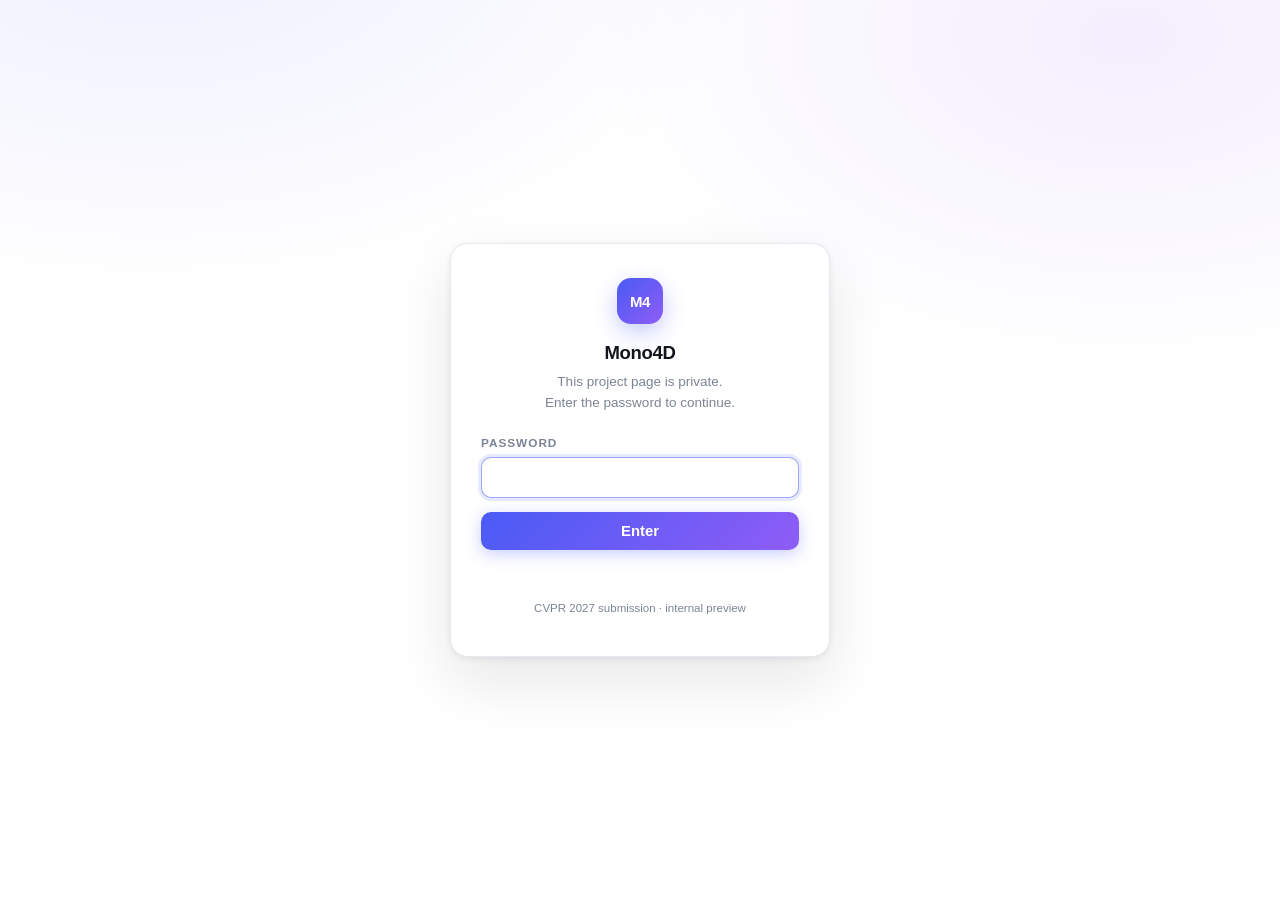
<file: index.html>
<!DOCTYPE html>
<html lang="en">
<head>
<meta charset="utf-8">
<meta name="viewport" content="width=device-width, initial-scale=1">
<title>Mono4D — Protected</title>
<meta name="robots" content="noindex, nofollow">
<link rel="icon" href="data:image/svg+xml,%3Csvg xmlns='http://www.w3.org/2000/svg' viewBox='0 0 32 32'%3E%3Crect width='32' height='32' rx='8' fill='%234a5bf5'/%3E%3Ctext x='16' y='22' font-family='Arial' font-size='15' font-weight='bold' fill='white' text-anchor='middle'%3EM4%3C/text%3E%3C/svg%3E">
<style>
  :root {
    --accent: #4a5bf5;
    --accent-2: #8f5cf6;
    --ink: #12151c;
    --ink-soft: #444b59;
    --ink-mute: #7b8496;
    --line: #e6e9f0;
    --font: "Inter", -apple-system, BlinkMacSystemFont, "Segoe UI", "Helvetica Neue",
            "PingFang SC", "Hiragino Sans GB", "Microsoft YaHei", Arial, sans-serif;
  }
  * { box-sizing: border-box; }
  html, body { height: 100%; }
  body {
    margin: 0; font-family: var(--font); color: var(--ink);
    background:
      radial-gradient(1000px 620px at 12% -10%, rgba(74,91,245,.10), transparent 62%),
      radial-gradient(900px 560px at 88% 4%, rgba(143,92,246,.10), transparent 60%),
      #fff;
    display: grid; place-items: center; padding: 24px;
  }
  .card {
    width: 100%; max-width: 380px; background: #fff;
    border: 1px solid var(--line); border-radius: 18px;
    box-shadow: 0 2px 6px rgba(18,21,28,.07), 0 24px 60px rgba(18,21,28,.10);
    padding: 34px 30px 30px; text-align: center;
  }
  .mark {
    width: 46px; height: 46px; border-radius: 14px; margin: 0 auto 18px;
    background: linear-gradient(135deg, var(--accent), var(--accent-2));
    display: grid; place-items: center; color: #fff;
    font-weight: 800; font-size: 15px; letter-spacing: -.02em;
    box-shadow: 0 8px 22px rgba(74,91,245,.30);
  }
  h1 { margin: 0 0 8px; font-size: 1.16rem; letter-spacing: -.02em; font-weight: 750; }
  p.sub { margin: 0 0 22px; font-size: .845rem; color: var(--ink-mute); line-height: 1.55; }
  label { display: block; text-align: left; font-size: .74rem; font-weight: 700;
          letter-spacing: .08em; text-transform: uppercase; color: var(--ink-mute); margin-bottom: 7px; }
  input[type="password"] {
    width: 100%; padding: 11px 13px; font-size: .95rem; font-family: inherit;
    color: var(--ink); background: #fbfcfe;
    border: 1px solid var(--line); border-radius: 10px; outline: none;
    transition: border-color .18s, box-shadow .18s, background .18s;
  }
  input[type="password"]:focus {
    border-color: rgba(74,91,245,.55); background: #fff;
    box-shadow: 0 0 0 3px rgba(74,91,245,.13);
  }
  button {
    width: 100%; margin-top: 14px; padding: 11px 16px;
    font-family: inherit; font-size: .93rem; font-weight: 650; color: #fff;
    background: linear-gradient(135deg, var(--accent), var(--accent-2));
    border: 0; border-radius: 10px; cursor: pointer;
    box-shadow: 0 4px 16px rgba(74,91,245,.30);
    transition: transform .15s, box-shadow .2s, opacity .2s;
  }
  button:hover { box-shadow: 0 8px 24px rgba(74,91,245,.38); }
  button:active { transform: translateY(1px); }
  button[disabled] { opacity: .6; cursor: default; transform: none; }
  .err {
    min-height: 18px; margin: 12px 0 0; font-size: .8rem; font-weight: 600;
    color: #c0392b; text-align: left;
  }
  .foot { margin-top: 22px; font-size: .72rem; color: var(--ink-mute); }
</style>
</head>
<body>
  <form class="card" id="gate" autocomplete="off">
    <div class="mark">M4</div>
    <h1>Mono4D</h1>
    <p class="sub">This project page is private.<br>Enter the password to continue.</p>
    <label for="pw">Password</label>
    <input type="password" id="pw" name="pw" autofocus autocomplete="current-password"
           spellcheck="false" aria-describedby="err">
    <button type="submit" id="go">Enter</button>
    <p class="err" id="err" role="alert"></p>
    <p class="foot">CVPR 2027 submission · internal preview</p>
  </form>

<script>
(function () {
  'use strict';

  /* SHA-256 of the accepted password. The plaintext never appears in this file. */
  var DIGEST = 'fa449ba0a0a50997cdff81fb4a1b43a411cb1fab568c3f2267ded6ec4bd49304';
  var KEY = 'mono4d.unlocked';

  var form = document.getElementById('gate');
  var input = document.getElementById('pw');
  var button = document.getElementById('go');
  var errBox = document.getElementById('err');

  function toHex(buffer) {
    var bytes = new Uint8Array(buffer), out = '';
    for (var i = 0; i < bytes.length; i++) {
      out += (bytes[i] < 16 ? '0' : '') + bytes[i].toString(16);
    }
    return out;
  }

  function sha256(text) {
    var data = new TextEncoder().encode(text);
    return crypto.subtle.digest('SHA-256', data).then(toHex);
  }

  function unlock() {
    try { sessionStorage.setItem(KEY, '1'); } catch (e) {}
    document.documentElement.style.visibility = 'hidden';
    location.replace('page.html');
  }

  try {
    if (sessionStorage.getItem(KEY) === '1') { unlock(); return; }
  } catch (e) {}

  form.addEventListener('submit', function (event) {
    event.preventDefault();
    var value = input.value;
    if (!value) return;

    button.disabled = true;
    errBox.textContent = '';

    sha256(value).then(function (digest) {
      if (digest === DIGEST) {
        unlock();
      } else {
        button.disabled = false;
        errBox.textContent = 'Incorrect password.';
        input.select();
      }
    }).catch(function () {
      button.disabled = false;
      errBox.textContent = 'This browser cannot verify the password. Please use a modern browser.';
    });
  });
})();
</script>
</body>
</html>
</file>
<file: assets/css/style.css>
/* ============================================================
   Mono4D — Project Page
   ============================================================ */

:root {
  --ink:        #12151c;
  --ink-soft:   #444b59;
  --ink-mute:   #7b8496;
  --line:       #e6e9f0;
  --bg:         #ffffff;
  --bg-alt:     #f7f8fb;
  --accent:     #4a5bf5;
  --accent-2:   #8f5cf6;
  --accent-3:   #16b0a4;
  --shadow-sm:  0 1px 2px rgba(18,21,28,.06), 0 4px 14px rgba(18,21,28,.05);
  --shadow-md:  0 2px 6px rgba(18,21,28,.07), 0 14px 40px rgba(18,21,28,.09);
  --shadow-lg:  0 8px 24px rgba(18,21,28,.10), 0 30px 80px rgba(18,21,28,.13);
  --radius:     16px;
  --radius-sm:  10px;
  --maxw:       1120px;
  --nav-h:      60px;
  --font:       "Inter", -apple-system, BlinkMacSystemFont, "Segoe UI", "Helvetica Neue",
                "PingFang SC", "Hiragino Sans GB", "Microsoft YaHei", Arial, sans-serif;
  --mono:       ui-monospace, SFMono-Regular, Menlo, Consolas, monospace;
}

*, *::before, *::after { box-sizing: border-box; }

html { scroll-behavior: smooth; scroll-padding-top: calc(var(--nav-h) + 16px); -webkit-text-size-adjust: 100%; }

body {
  margin: 0;
  font-family: var(--font);
  color: var(--ink);
  background: var(--bg);
  line-height: 1.65;
  font-size: 16px;
  -webkit-font-smoothing: antialiased;
  text-rendering: optimizeLegibility;
}

img, video { display: block; max-width: 100%; }

a { color: var(--accent); text-decoration: none; }
a:hover { text-decoration: underline; }

.wrap { width: 100%; max-width: var(--maxw); margin: 0 auto; padding: 0 24px; }

/* ---------------- nav ---------------- */
.nav {
  position: sticky; top: 0; z-index: 100;
  height: var(--nav-h);
  display: flex; align-items: center;
  background: rgba(255,255,255,.82);
  -webkit-backdrop-filter: saturate(180%) blur(16px);
  backdrop-filter: saturate(180%) blur(16px);
  border-bottom: 1px solid transparent;
  transition: border-color .25s ease, box-shadow .25s ease;
}
.nav.is-stuck { border-bottom-color: var(--line); box-shadow: 0 1px 12px rgba(18,21,28,.05); }
.nav .wrap { display: flex; align-items: center; gap: 20px; justify-content: space-between; }

.brand {
  display: flex; align-items: center; gap: 10px;
  font-weight: 750; letter-spacing: -.025em; font-size: 1.02rem; color: var(--ink);
}
.brand:hover { text-decoration: none; }

.nav-links { display: flex; align-items: center; gap: 2px; }
.nav-links a {
  color: var(--ink-soft); font-size: .875rem; font-weight: 550;
  padding: 7px 11px; border-radius: 8px; transition: background .18s, color .18s;
}
.nav-links a:hover { background: var(--bg-alt); color: var(--ink); text-decoration: none; }
.nav-links a.is-active { color: var(--accent); background: rgba(74,91,245,.08); }

.nav-toggle {
  display: none; border: 1px solid var(--line); background: #fff; cursor: pointer;
  width: 38px; height: 38px; border-radius: 9px; color: var(--ink);
  align-items: center; justify-content: center;
}

/* ---------------- hero ---------------- */
.hero { padding: 58px 0 8px; text-align: center; position: relative; overflow: hidden; }
.hero::before {
  content: ""; position: absolute; inset: -40% -10% auto -10%; height: 520px; z-index: -1;
  background:
    radial-gradient(46% 60% at 22% 30%, rgba(74,91,245,.11), transparent 70%),
    radial-gradient(42% 56% at 78% 18%, rgba(143,92,246,.11), transparent 70%),
    radial-gradient(40% 50% at 52% 78%, rgba(22,176,164,.09), transparent 72%);
  filter: blur(6px);
}

.venue {
  display: inline-flex; align-items: center; gap: 8px;
  font-size: .76rem; font-weight: 700; letter-spacing: .11em; text-transform: uppercase;
  color: var(--accent);
  background: #fff; border: 1px solid rgba(74,91,245,.22);
  padding: 6px 14px; border-radius: 999px; margin-bottom: 24px;
  box-shadow: var(--shadow-sm);
}
.venue .dot { width: 6px; height: 6px; border-radius: 50%; background: var(--accent-3); }

.hero h1 {
  margin: 0 auto 14px; max-width: 950px;
  font-size: clamp(1.9rem, 4.1vw, 3.05rem);
  line-height: 1.14; letter-spacing: -.035em; font-weight: 800;
}
.hero h1 .grad {
  background: linear-gradient(96deg, var(--accent) 0%, var(--accent-2) 52%, var(--accent-3) 100%);
  -webkit-background-clip: text; background-clip: text; color: transparent;
}
.hero .subtitle {
  max-width: 720px; margin: 0 auto 26px;
  font-size: clamp(.98rem, 1.5vw, 1.1rem); color: var(--ink-soft); font-weight: 450;
}

.authors { display: flex; flex-wrap: wrap; justify-content: center; gap: 0 4px; max-width: 900px; margin: 0 auto 6px; }
.authors span { font-size: .98rem; color: var(--ink); white-space: nowrap; }
@media (max-width: 640px) { .authors span { font-size: .9rem; } }
.authors span:not(:last-child)::after { content: ","; color: var(--ink-mute); }
.authors sup { color: var(--accent); font-size: .62em; font-weight: 700; }

.affils {
  display: flex; flex-wrap: wrap; justify-content: center; gap: 4px 18px;
  font-size: .87rem; color: var(--ink-mute); margin: 10px auto 4px; max-width: 860px;
}
.affils span { white-space: nowrap; max-width: 100%; }
@media (max-width: 640px) { .affils span { white-space: normal; text-align: center; } }
.affils sup { color: var(--accent); font-weight: 700; }
.note { font-size: .8rem; color: var(--ink-mute); margin: 8px 0 0; }

.cta { display: flex; flex-wrap: wrap; gap: 12px; justify-content: center; margin: 30px 0 0; }
.btn {
  display: inline-flex; align-items: center; gap: 9px;
  padding: 11px 20px; border-radius: 11px;
  font-size: .9rem; font-weight: 620; letter-spacing: -.01em;
  border: 1px solid var(--line); background: #fff; color: var(--ink);
  box-shadow: var(--shadow-sm);
  transition: transform .16s ease, box-shadow .2s ease, background .2s, border-color .2s;
}
.btn:hover { text-decoration: none; transform: translateY(-2px); box-shadow: var(--shadow-md); }
.btn:active { transform: translateY(0); }
.btn svg { width: 17px; height: 17px; flex: 0 0 auto; }
.btn-primary {
  background: linear-gradient(135deg, var(--accent), var(--accent-2));
  color: #fff; border-color: transparent;
  box-shadow: 0 4px 16px rgba(74,91,245,.32);
}
.btn-primary:hover { box-shadow: 0 8px 26px rgba(74,91,245,.4); }
.btn[aria-disabled="true"] { opacity: .55; cursor: not-allowed; box-shadow: var(--shadow-sm); transform: none; }

/* ---------------- sections ---------------- */
section { padding: 62px 0; }
section.tight { padding: 42px 0; }
section.alt { background: var(--bg-alt); }

.sec-head { text-align: center; margin: 0 auto 32px; max-width: 840px; }
.sec-kicker {
  font-size: clamp(1.42rem, 2.6vw, 1.95rem); font-weight: 780; letter-spacing: -.028em;
  line-height: 1.22; color: var(--ink); margin: 0 0 10px;
}
h2 {
  margin: 0 0 10px; font-size: clamp(1.42rem, 2.6vw, 1.95rem);
  letter-spacing: -.028em; line-height: 1.22; font-weight: 780;
}
.sec-head .sec-subtitle {
  margin: 0 0 10px; font-size: 1.02rem; font-weight: 600;
  letter-spacing: -.01em; color: var(--ink-soft); line-height: 1.35;
}
.sec-sub { margin: 0 auto; color: var(--ink-soft); font-size: .96rem; max-width: 660px; text-wrap: pretty; }

h3 { font-size: 1.1rem; letter-spacing: -.018em; margin: 0 0 6px; font-weight: 700; }

/* ---------------- figure card ---------------- */
figure { margin: 0; }
.fig-card {
  background: #fff; border: 1px solid var(--line); border-radius: var(--radius);
  overflow: hidden; box-shadow: var(--shadow-sm);
}
.fig-card img { width: 100%; height: auto; cursor: zoom-in; }

figcaption {
  font-size: .875rem; color: var(--ink-soft); line-height: 1.6;
  padding: 16px 20px 18px; text-align: left;
}
figcaption b, figcaption strong { color: var(--ink); font-weight: 680; }


/* ---------------- abstract ---------------- */
.abstract-box {
  max-width: 900px; margin: 0 auto;
  font-size: 1.02rem; line-height: 1.82; color: var(--ink-soft);
  text-align: justify; hyphens: auto;
}
.abstract-box p { margin: 0 0 1em; }
.abstract-box p:last-child { margin-bottom: 0; }
.abstract-box strong { color: var(--ink); font-weight: 680; }

/* ---------------- tables ---------------- */
.table-wrap {
  overflow-x: auto; border: 1px solid var(--line); border-radius: var(--radius);
  background: #fff; box-shadow: var(--shadow-sm); -webkit-overflow-scrolling: touch;
}
table { border-collapse: collapse; width: 100%; font-size: .86rem; min-width: 560px; }
thead th {
  font-weight: 680; color: var(--ink); background: var(--bg-alt);
  padding: 11px 12px; text-align: center; white-space: nowrap;
  border-bottom: 1px solid var(--line);
}
/* Only the actual first column is left-aligned. Using `thead th:first-child`
   also matched the metric heading that opens the second header row (PSNR),
   which left it misaligned against its own centred numbers. */
thead tr:first-child th:first-child, tbody td:first-child { text-align: left; }
thead tr.grp th { font-size: .8rem; letter-spacing: .02em; }
tbody td {
  padding: 9px 12px; text-align: center; border-bottom: 1px solid #f0f2f7;
  font-variant-numeric: tabular-nums; font-feature-settings: "tnum" 1;
  color: var(--ink-soft); white-space: nowrap;
}
tbody td:first-child { color: var(--ink); font-weight: 550; }
tbody tr:last-child td { border-bottom: none; }
tbody tr.sep td { border-top: 1px solid var(--line); }
tbody tr.ours td { background: rgba(74,91,245,.045); color: var(--ink); }
tbody tr.ours td:first-child { color: var(--accent); font-weight: 620; }
/* Highlighted numbers keep the same weight as the rest: bold glyphs are wider, which
   breaks the vertical alignment of the decimal point inside a column. */
.best, .second { font-variant-numeric: tabular-nums; font-feature-settings: "tnum" 1; }
.best { background: #d8f2e0; color: #14663a; border-radius: 5px; }
.second { background: #fdf0cc; color: #7a5a06; border-radius: 5px; }
td .best, td .second { display: inline-block; padding: 1px 6px; }
caption, .tbl-cap {
  caption-side: top; text-align: left; font-size: .875rem; color: var(--ink-soft);
  padding: 0 0 12px; line-height: 1.6;
}
.tbl-cap b { color: var(--ink); font-weight: 680; }

/* table + caption wrapper: caption sits above the scroll area so it never
   widens the page on narrow screens */
.tbl { min-width: 0; }
.tbl > .tbl-cap { padding: 0 0 12px; margin: 0; }
.tbl > .table-wrap { overflow-x: auto; }
.legend { display: flex; gap: 16px; font-size: .78rem; color: var(--ink-mute); padding: 10px 14px 0; align-items: center; flex-wrap: wrap; }
.legend i { display: inline-block; width: 12px; height: 12px; border-radius: 3px; margin-right: 5px; vertical-align: -1px; }

/* ---------------- demo gallery: stage + thumbnails ---------------- */
.dg { margin-top: 30px; }

/* the stage: one clip at a time, never cropped */
.dg-stage {
  position: relative; border-radius: var(--radius); overflow: hidden;
  border: 1px solid var(--line); background: #0c0f16;
  box-shadow: var(--shadow-md);
}
.dg-stage video {
  display: block; width: 100%; max-height: min(72vh, 620px);
  object-fit: contain; background: #0c0f16; cursor: zoom-in;
}
.dg-stage .dg-open {
  position: absolute; inset: 0; border: 0; padding: 0; margin: 0;
  background: transparent; cursor: zoom-in;
}

.dg-meta {
  display: flex; align-items: center; justify-content: space-between;
  gap: 14px; flex-wrap: wrap; margin-top: 12px;
}
.dg-caption { margin: 0; font-size: .82rem; color: var(--ink-mute); }
.dg-counter {
  font-size: .78rem; font-weight: 650; color: var(--ink-soft);
  font-variant-numeric: tabular-nums;
}

/* thumbnail sheet */
.dg-tabs { display: flex; flex-wrap: wrap; gap: 8px; justify-content: center; margin: 26px 0 18px; }
.dg-tab {
  border: 1px solid var(--line); background: #fff; color: var(--ink-soft);
  padding: 8px 18px; border-radius: 999px; font: inherit; font-size: .86rem;
  font-weight: 620; cursor: pointer; transition: all .18s ease;
}
.dg-tab:hover { border-color: rgba(74,91,245,.45); color: var(--accent); }
.dg-tab[aria-selected="true"] {
  background: linear-gradient(135deg, var(--accent), var(--accent-2));
  color: #fff; border-color: transparent;
  box-shadow: 0 3px 14px rgba(74,91,245,.3);
}

.dg-panel { display: none; }
.dg-panel.is-active { display: block; }

.dg-thumbs {
  display: grid; gap: 14px; margin: 0; padding: 0; list-style: none;
  grid-template-columns: repeat(auto-fill, minmax(148px, 1fr));
}
.dg-thumbs li { min-width: 0; }
.dg-thumb {
  display: block; width: 100%; padding: 0; border: 2px solid transparent;
  border-radius: 10px; background: #fff; cursor: pointer; overflow: hidden;
  transition: transform .16s ease, border-color .16s ease, box-shadow .2s ease;
  box-shadow: var(--shadow-sm);
}
/* a uniform tile shape keeps the sheet tidy; the stage shows the full frame */
.dg-thumb img { display: block; width: 100%; aspect-ratio: 4 / 3; object-fit: cover; object-position: center; }
/* wide comparison sheets get larger tiles so their panels stay readable */
.dg-thumbs[data-group="cmp"] { grid-template-columns: repeat(auto-fill, minmax(250px, 1fr)); }
.dg-thumbs[data-group="cmp"] .dg-thumb img { aspect-ratio: 16 / 7; }
.dg-thumb:hover { transform: translateY(-2px); border-color: rgba(74,91,245,.45); }
.dg-thumb[aria-pressed="true"] {
  border-color: var(--accent); box-shadow: 0 0 0 3px rgba(74,91,245,.16);
}
.dg-thumb:focus-visible { outline: 2px solid var(--accent); outline-offset: 2px; }

@media (max-width: 560px) {
  .dg-thumbs { grid-template-columns: repeat(auto-fill, minmax(104px, 1fr)); gap: 9px; }
  .dg-stage video { max-height: 56vh; }
}

/* ---------------- lightbox ---------------- */
.lb {
  position: fixed; inset: 0; z-index: 300; display: none;
  background: rgba(9,11,16,.9);
  -webkit-backdrop-filter: blur(6px); backdrop-filter: blur(6px);
  padding: 40px 24px; align-items: center; justify-content: center;
}
.lb.open { display: flex; }
.lb img, .lb video { max-width: min(96vw, 1600px); max-height: 88vh; border-radius: 10px; box-shadow: 0 30px 90px rgba(0,0,0,.6); }
.lb-close {
  position: absolute; top: 18px; right: 20px; width: 42px; height: 42px;
  border-radius: 50%; border: 1px solid rgba(255,255,255,.24);
  background: rgba(255,255,255,.1); color: #fff; cursor: pointer;
  display: grid; place-items: center; font-size: 22px; line-height: 1;
}
.lb-close:hover { background: rgba(255,255,255,.2); }

/* ---------------- bibtex ---------------- */
.bib {
  position: relative; background: #0e1119; color: #d7dce8;
  border-radius: var(--radius); padding: 24px 24px 22px; overflow: hidden;
  box-shadow: var(--shadow-md);
}
.bib pre {
  margin: 0; font-family: var(--mono); font-size: .815rem; line-height: 1.75;
  white-space: pre-wrap; word-break: break-word; color: #d7dce8;
}
.copy-btn {
  position: absolute; top: 14px; right: 14px;
  border: 1px solid rgba(255,255,255,.18); background: rgba(255,255,255,.08);
  color: #e6ebf5; font-size: .76rem; font-weight: 600; font-family: inherit;
  padding: 6px 12px; border-radius: 7px; cursor: pointer; transition: background .18s;
}
.copy-btn:hover { background: rgba(255,255,255,.16); }
.copy-btn.done { background: rgba(22,176,164,.3); border-color: rgba(22,176,164,.5); }

/* ---------------- footer ---------------- */
footer {
  border-top: 1px solid var(--line); padding: 34px 0 44px; margin-top: 20px;
  background: var(--bg-alt);
}
footer .wrap { display: flex; flex-wrap: wrap; gap: 12px; justify-content: space-between; align-items: center; }
footer p { margin: 0; font-size: .82rem; color: var(--ink-mute); }
footer a { color: var(--ink-soft); }
footer .thanks { font-size: .78rem; color: var(--ink-mute); }

/* ---------------- reveal ---------------- */
/* Elements only start hidden when JS is available, so a failed script can never blank the page. */
.js .reveal { opacity: 0; transform: translateY(16px); transition: opacity .6s ease, transform .6s cubic-bezier(.22,.68,0,1); }
.js .reveal.in { opacity: 1; transform: none; }

/* ---------------- responsive ---------------- */

@media (max-width: 860px) {
  .nav-links {
    display: none; position: absolute; top: var(--nav-h); left: 0; right: 0;
    flex-direction: column; align-items: stretch; gap: 2px;
    background: #fff; border-bottom: 1px solid var(--line);
    padding: 10px 16px 16px; box-shadow: 0 12px 28px rgba(18,21,28,.1);
  }
  .nav-links.open { display: flex; }
  .nav-links a { padding: 10px 12px; font-size: .92rem; }
  .nav-toggle { display: inline-flex; }
  section { padding: 48px 0; }
  .hero { padding: 42px 0 4px; }
}
@media (max-width: 700px) {
  .abstract-box { text-align: left; font-size: .97rem; line-height: 1.75; hyphens: none; -webkit-hyphens: none; }
}
@media (max-width: 560px) {
  .wrap { padding: 0 18px; }
  .cta { gap: 9px; }
  .btn { padding: 10px 15px; font-size: .855rem; }
  .authors span { font-size: .92rem; }
  .lb { padding: 24px 12px; }
}

@media (prefers-reduced-motion: reduce) {
  html { scroll-behavior: auto; }
  *, *::before, *::after { animation-duration: .001ms !important; transition-duration: .001ms !important; }
  .reveal { opacity: 1; transform: none; }
}

/* ---------------- print ---------------- */
@media print {
  .nav, .cta, .lb, footer { display: none !important; }
  body { font-size: 11pt; }
  section { padding: 16px 0; break-inside: avoid; }
}
</file>
